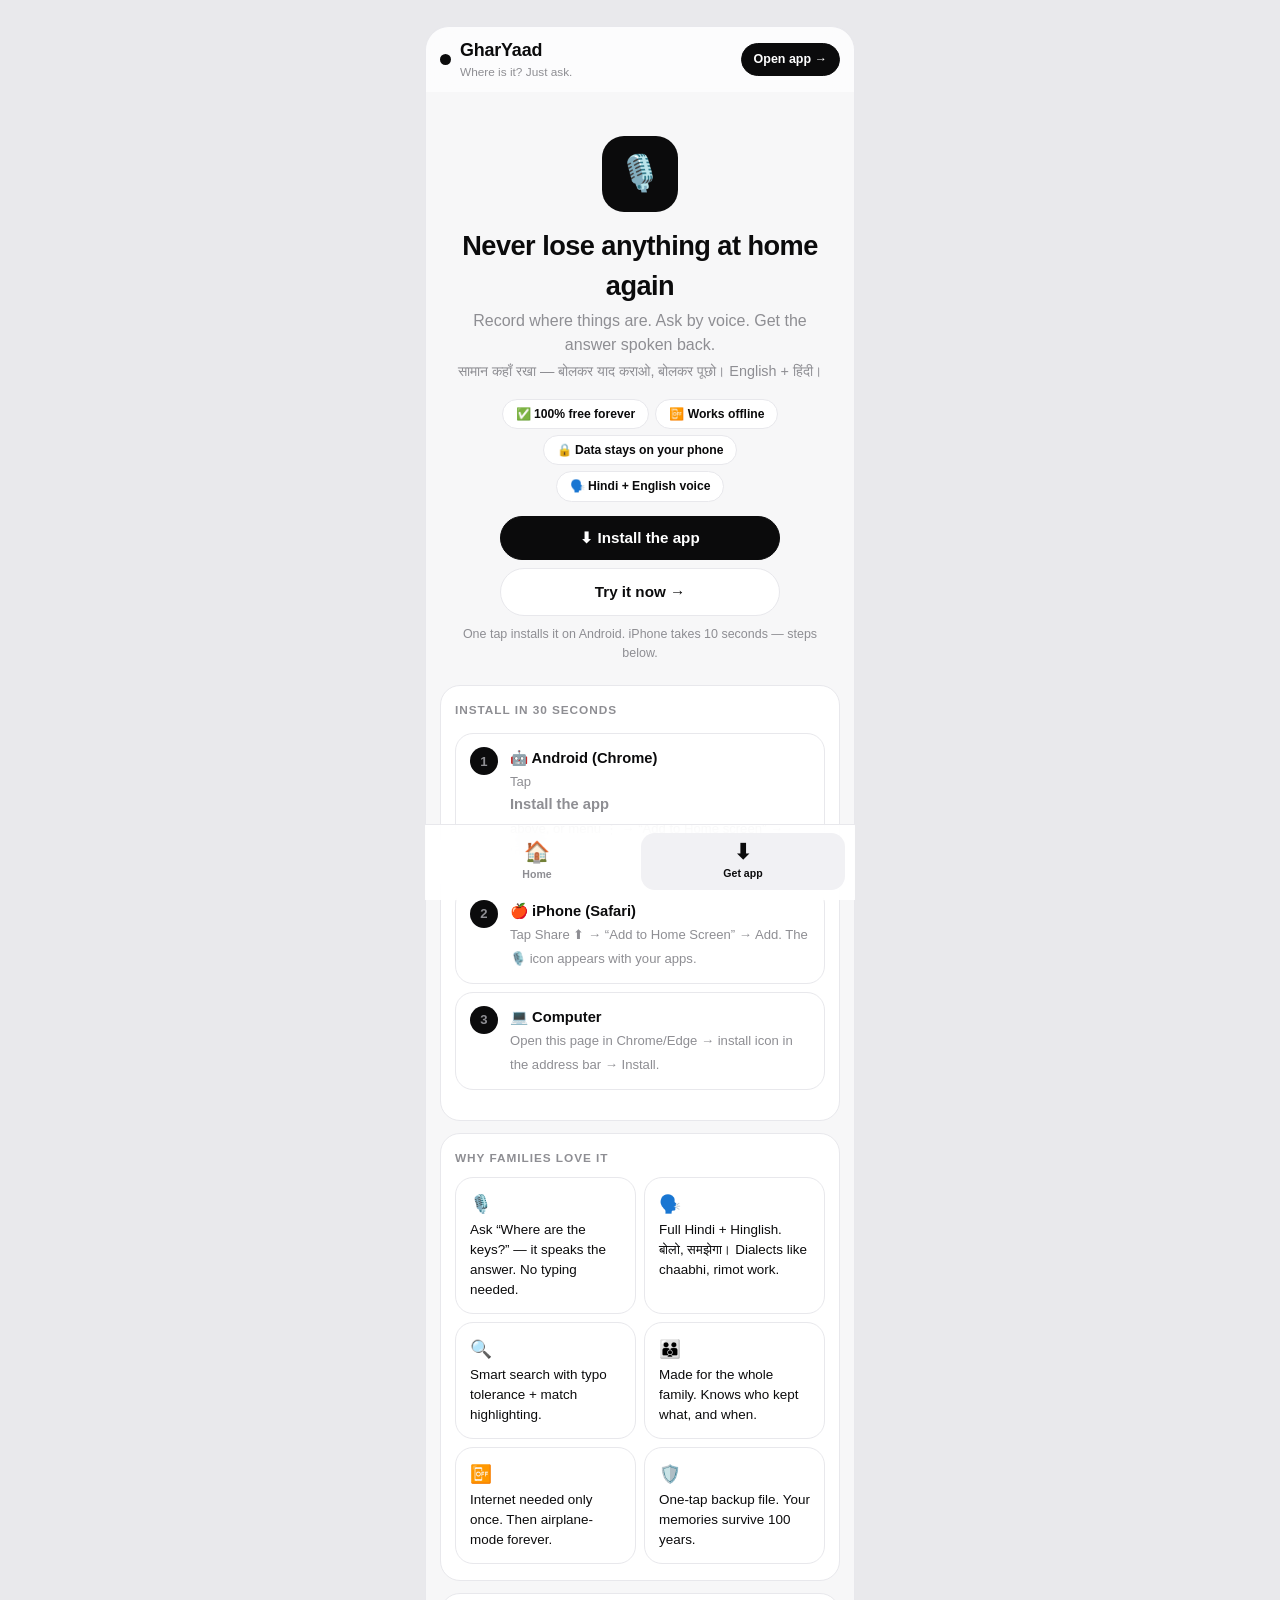
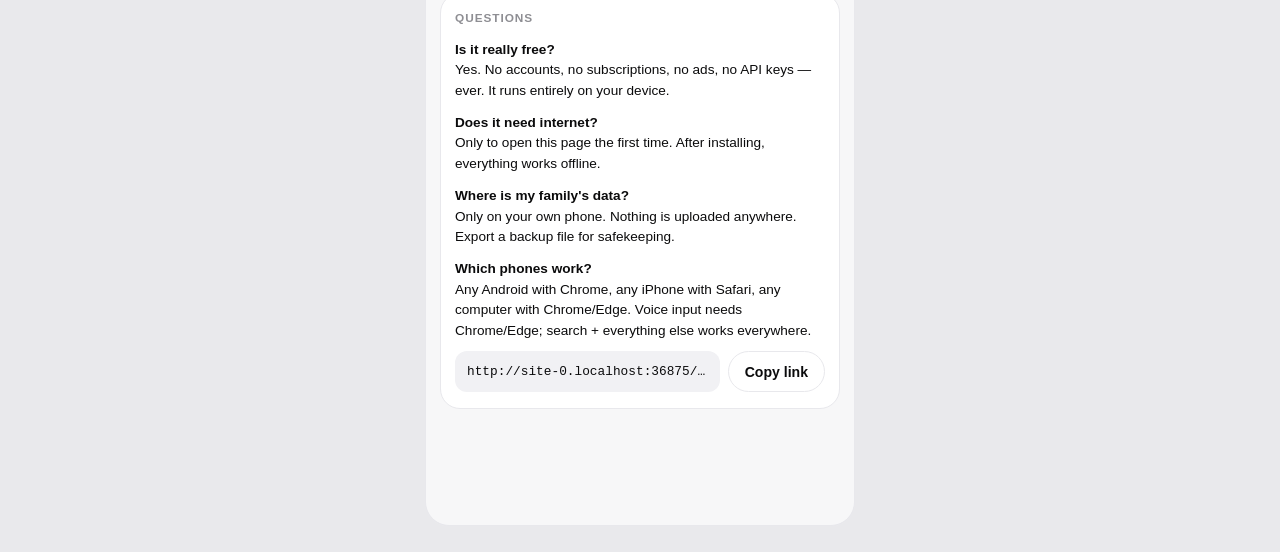
<file: index.html>
<!DOCTYPE html>
<html lang="en">
<head>
<meta charset="UTF-8">
<meta name="viewport" content="width=device-width, initial-scale=1.0, viewport-fit=cover">
<title>Get GharYaad — Free offline family memory app</title>
<meta name="description" content="Get GharYaad free. Works offline forever in English and Hindi. No accounts, no fees, no internet needed.">
<meta name="theme-color" content="#ffffff">
<link rel="manifest" href="manifest.webmanifest">
<link rel="icon" type="image/svg+xml" href="icons/favicon.svg">
<link rel="apple-touch-icon" href="icons/icon-192.svg">
<link rel="stylesheet" href="styles.css">
<style>
  .lp-hero{text-align:center;padding:38px 18px 10px}
  .lp-mark{width:76px;height:76px;border-radius:22px;background:#0b0b0c;display:inline-flex;align-items:center;justify-content:center;font-size:2.2rem;color:#fff}
  .lp-hero h1{font-size:1.7rem;margin:14px 0 2px;letter-spacing:-.02em}
  .lp-sub{color:var(--muted);margin:0 0 4px}
  .lp-sub-hi{color:var(--muted);font-size:.9rem;margin:0 0 16px}
  .lp-badges{display:flex;gap:6px;justify-content:center;flex-wrap:wrap;margin:14px 0 4px}
  .lp-badge{background:var(--card);border:1px solid var(--line);border-radius:999px;padding:5px 13px;font-size:.76rem;font-weight:600}
  .lp-cta{display:flex;gap:8px;justify-content:center;flex-wrap:wrap;margin-top:14px}
  .lp-steps{display:grid;gap:8px;margin:14px 0}
  .lp-step{display:flex;gap:12px;align-items:flex-start;background:var(--card);border:1px solid var(--line);border-radius:18px;padding:13px 14px}
  .lp-n{flex:0 0 28px;height:28px;border-radius:50%;background:var(--ink);color:#fff;display:flex;align-items:center;justify-content:center;font-weight:700;font-size:.85rem}
  .lp-step b{display:block;font-size:.92rem}
  .lp-step span{font-size:.82rem;color:var(--muted)}
  .lp-grid{display:grid;grid-template-columns:1fr 1fr;gap:8px}
  @media(max-width:380px){.lp-grid{grid-template-columns:1fr}}
  .lp-feat{background:var(--card);border:1px solid var(--line);border-radius:18px;padding:13px 14px;font-size:.84rem}
  .lp-feat b{display:block;font-size:1.1rem;margin-bottom:2px}
  .lp-faq{font-size:.85rem}
  .lp-faq p{margin:8px 0}
  .lp-faq b{display:block;margin-top:12px}
  .lp-url{display:flex;gap:8px;margin-top:10px}
  .lp-url code{flex:1;min-width:0;overflow:hidden;text-overflow:ellipsis;white-space:nowrap;background:var(--fill);border-radius:12px;padding:11px 12px;font-size:.8rem}
  @media(prefers-color-scheme:dark){.lp-mark{background:#f5f5f7}}
</style>
</head>
<body>
<header class="topbar">
  <div class="brand">
    <span class="brand-mark" aria-hidden="true">🏠🎙️</span>
    <div><h1>GharYaad</h1><p class="tagline">Where is it? Just ask.</p></div>
  </div>
  <div class="top-actions">
    <a class="btn small primary" href="./app.html" style="text-decoration:none">Open app →</a>
  </div>
</header>

<main class="wrap">
  <section class="lp-hero">
    <span class="lp-mark" aria-hidden="true">🎙️</span>
    <h1>Never lose anything at home again</h1>
    <p class="lp-sub">Record where things are. Ask by voice. Get the answer spoken back.</p>
    <p class="lp-sub-hi">सामान कहाँ रखा — बोलकर याद कराओ, बोलकर पूछो। English + हिंदी।</p>
    <div class="lp-badges">
      <span class="lp-badge">✅ 100% free forever</span>
      <span class="lp-badge">📴 Works offline</span>
      <span class="lp-badge">🔒 Data stays on your phone</span>
      <span class="lp-badge">🗣️ Hindi + English voice</span>
    </div>
    <div class="lp-cta">
      <button id="lpInstall" class="btn primary big" type="button" style="max-width:280px">⬇ Install the app</button>
      <a class="btn big" href="./app.html" style="text-decoration:none;max-width:280px">Try it now →</a>
    </div>
    <p class="hint" id="lpNote">One tap installs it on Android. iPhone takes 10 seconds — steps below.</p>
  </section>

  <section class="card">
    <h2>Install in 30 seconds</h2>
    <div class="lp-steps">
      <div class="lp-step"><span class="lp-n">1</span><div><b>🤖 Android (Chrome)</b><span>Tap <b>Install the app</b> above, or menu ⋮ → “Add to Home screen” → Install.</span></div></div>
      <div class="lp-step"><span class="lp-n">2</span><div><b>🍎 iPhone (Safari)</b><span>Tap Share ⬆ → “Add to Home Screen” → Add. The 🎙️ icon appears with your apps.</span></div></div>
      <div class="lp-step"><span class="lp-n">3</span><div><b>💻 Computer</b><span>Open this page in Chrome/Edge → install icon in the address bar → Install.</span></div></div>
    </div>
  </section>

  <section class="card">
    <h2>Why families love it</h2>
    <div class="lp-grid">
      <div class="lp-feat"><b>🎙️</b>Ask “Where are the keys?” — it speaks the answer. No typing needed.</div>
      <div class="lp-feat"><b>🗣️</b>Full Hindi + Hinglish. बोलो, समझेगा। Dialects like chaabhi, rimot work.</div>
      <div class="lp-feat"><b>🔍</b>Smart search with typo tolerance + match highlighting.</div>
      <div class="lp-feat"><b>👪</b>Made for the whole family. Knows who kept what, and when.</div>
      <div class="lp-feat"><b>📴</b>Internet needed only once. Then airplane-mode forever.</div>
      <div class="lp-feat"><b>🛡️</b>One-tap backup file. Your memories survive 100 years.</div>
    </div>
  </section>

  <section class="card lp-faq">
    <h2>Questions</h2>
    <p><b>Is it really free?</b>Yes. No accounts, no subscriptions, no ads, no API keys — ever. It runs entirely on your device.</p>
    <p><b>Does it need internet?</b>Only to open this page the first time. After installing, everything works offline.</p>
    <p><b>Where is my family's data?</b>Only on your own phone. Nothing is uploaded anywhere. Export a backup file for safekeeping.</p>
    <p><b>Which phones work?</b>Any Android with Chrome, any iPhone with Safari, any computer with Chrome/Edge. Voice input needs Chrome/Edge; search + everything else works everywhere.</p>
    <div class="lp-url">
      <code id="lpUrl">…</code>
      <button id="lpCopy" class="btn" type="button">Copy link</button>
    </div>
  </section>
</main>

<nav class="tabs" aria-label="Sections">
  <a class="tab" href="./app.html" style="text-decoration:none"><span class="tab-ic" aria-hidden="true">🏠</span><span class="tab-tx">Home</span></a>
  <button class="tab active" type="button"><span class="tab-ic" aria-hidden="true">⬇</span><span class="tab-tx">Get app</span></button>
</nav>

<div id="toast" class="toast hidden" role="status"></div>

<script>
(function () {
  var url = location.href;
  document.getElementById('lpUrl').textContent = url;
  document.getElementById('lpCopy').onclick = function () {
    var done = function () { toast('Link copied — send it to family 📋'); };
    if (navigator.clipboard && navigator.clipboard.writeText) navigator.clipboard.writeText(url).then(done, done);
    else { prompt('Copy this link:', url); }
  };
  function toast(msg) {
    var el = document.getElementById('toast');
    el.textContent = msg; el.classList.remove('hidden');
    clearTimeout(el._h); el._h = setTimeout(function () { el.classList.add('hidden'); }, 2600);
  }
  /* one-tap install where the browser allows it */
  var deferred = null, btn = document.getElementById('lpInstall'), note = document.getElementById('lpNote');
  window.addEventListener('beforeinstallprompt', function (e) {
    e.preventDefault(); deferred = e;
    btn.textContent = '⬇ Install GharYaad now';
    note.textContent = 'Ready! Tap the button to install — no app store needed.';
  });
  window.addEventListener('appinstalled', function () {
    btn.textContent = '✅ Installed! Open it from your home screen';
    note.textContent = 'Done. Find the 🎙️ icon on your home screen.';
  });
  btn.onclick = function () {
    if (deferred) { deferred.prompt(); deferred.userChoice.then(function () { deferred = null; }); }
    else {
      var ios = /iphone|ipad|ipod/i.test(navigator.userAgent);
      toast(ios ? 'iPhone: Share ⬆ → Add to Home Screen' : 'Menu ⋮ → Add to Home screen / Install');
      document.querySelector('.lp-steps').scrollIntoView({ behavior: 'smooth' });
    }
  };
  if ('serviceWorker' in navigator) {
    window.addEventListener('load', function () { navigator.serviceWorker.register('./sw.js').catch(function () {}); });
  }
})();
</script>
</body>
</html>
</file>
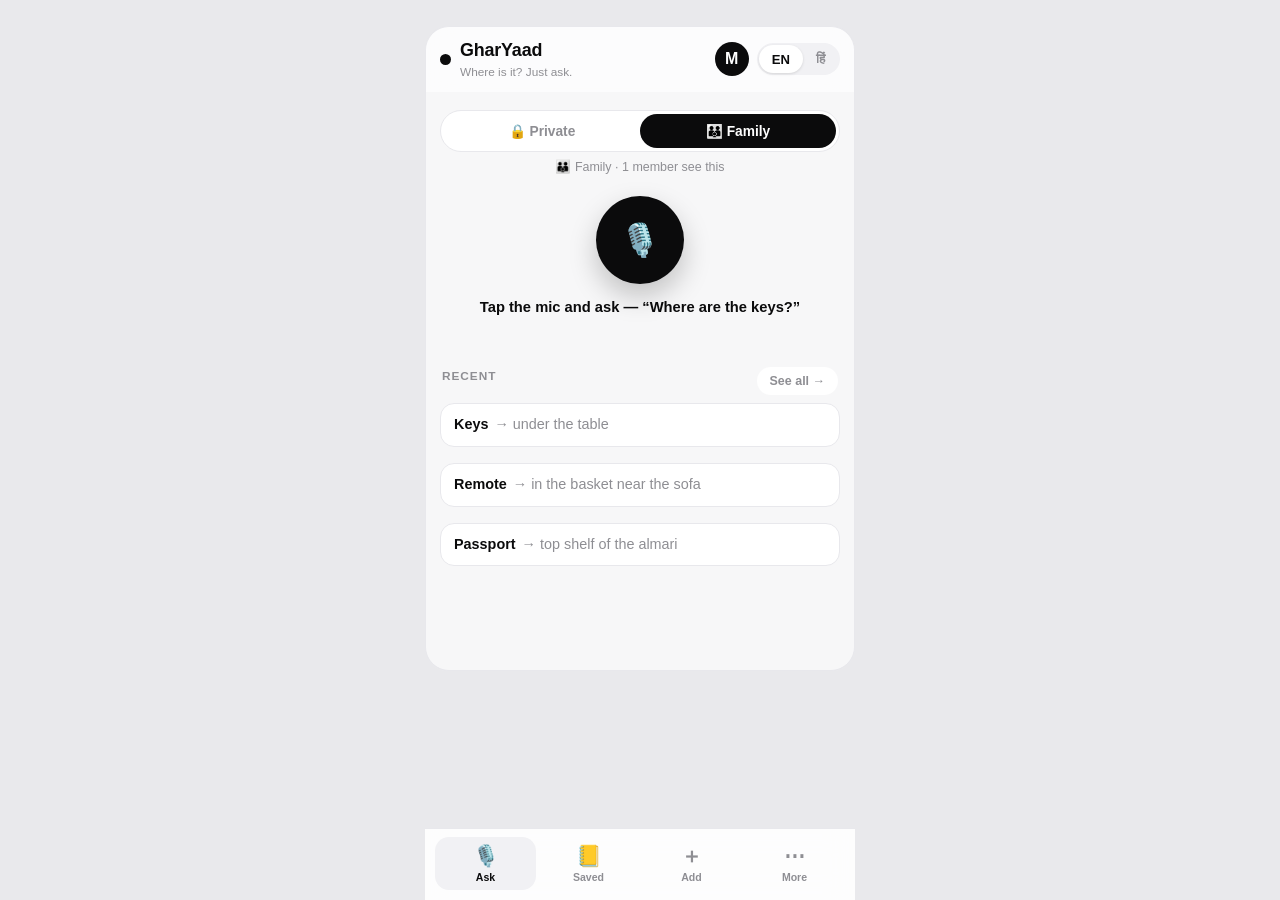
<file: app.html>
<!DOCTYPE html>
<html lang="en">
<head>
<meta charset="UTF-8">
<meta name="viewport" content="width=device-width, initial-scale=1.0, viewport-fit=cover">
<title>GharYaad — Family Memory Keeper</title>
<meta name="description" content="Offline family memory keeper. Record where things are, ask by voice in English or Hindi. No internet, no fees, works forever.">
<meta name="theme-color" content="#ffffff">
<link rel="manifest" href="manifest.webmanifest">
<link rel="icon" type="image/svg+xml" href="icons/favicon.svg">
<link rel="apple-touch-icon" href="icons/icon-192.svg">
<meta name="apple-mobile-web-app-capable" content="yes">
<meta name="apple-mobile-web-app-status-bar-style" content="default">
<meta name="apple-mobile-web-app-title" content="GharYaad">
<link rel="stylesheet" href="styles.css">
</head>
<body>
<header class="topbar">
  <div class="brand">
    <span class="brand-mark" aria-hidden="true">🏠🎙️</span>
    <div>
      <h1>GharYaad</h1>
      <p id="tagline" class="tagline">Where is it? Just ask.</p>
    </div>
  </div>
  <div class="top-actions">
    <button id="profileBtn" class="avatar" type="button" aria-label="Members">?</button>
    <div class="lang-toggle" role="group" aria-label="Language">
      <button id="langEn" class="lang-btn active" type="button">EN</button>
      <button id="langHi" class="lang-btn" type="button">हिं</button>
    </div>
  </div>
</header>

<main class="wrap">

  <!-- ASK -->
  <section id="screen-ask" class="screen active" aria-label="Ask">
    <div class="space-toggle" role="group" aria-label="Private or family">
      <button class="space-btn" type="button" data-space="private">🔒 <span data-i18n="private">Private</span></button>
      <button class="space-btn" type="button" data-space="family">👪 <span data-i18n="family">Family</span></button>
    </div>
    <p class="hint spaceHint"></p>
    <div class="hero" aria-label="Voice assistant">
      <button id="micBtn" class="mic" type="button" aria-label="Tap and ask where something is">
        <span class="mic-icon" aria-hidden="true">🎙️</span>
        <span class="mic-ring" aria-hidden="true"></span>
      </button>
      <p id="micState" class="mic-state" aria-live="polite" data-i18n="tapAsk">Tap the mic and ask — “Where are the keys?”</p>
      <p id="transcript" class="transcript" aria-live="polite"></p>
      <div id="answerCard" class="answer hidden" aria-live="polite">
        <p id="answerText" class="answer-text"></p>
        <p id="answerMeta" class="answer-meta"></p>
        <div class="answer-actions">
          <button id="speakAgainBtn" class="btn small" type="button">🔊 <span data-i18n="speakAgain">Speak again</span></button>
          <button id="stopSpeakBtn" class="btn small ghost" type="button">⏹ <span data-i18n="stop">Stop</span></button>
        </div>
      </div>
    </div>
    <div class="list-head">
      <h2 data-i18n="recentTitle">Recent</h2>
      <button id="browseBtn" class="btn small ghost" type="button" data-i18n="browseAll">See all →</button>
    </div>
    <div id="recentList" class="list"></div>
  </section>

  <!-- MEMORIES -->
  <section id="screen-mem" class="screen" aria-label="Memories">
    <div class="space-toggle" role="group" aria-label="Private or family">
      <button class="space-btn" type="button" data-space="private">🔒 <span data-i18n="private">Private</span></button>
      <button class="space-btn" type="button" data-space="family">👪 <span data-i18n="family">Family</span></button>
    </div>
    <p class="hint spaceHint"></p>
    <div class="card">
      <div class="row">
        <input id="searchInput" type="search" autocomplete="off" aria-label="Search memories"
          placeholder="Search — keys, चाबी, passport…  ( press / )">
        <button id="searchMicBtn" class="btn icon" type="button" aria-label="Voice search">🎤</button>
      </div>
      <div class="filters">
        <select id="roomFilter" aria-label="Filter by room"><option value="">🏠 All rooms</option></select>
        <select id="personFilter" aria-label="Filter by person"><option value="">👪 Everyone</option></select>
        <button id="favFilter" class="btn small ghost" type="button" aria-pressed="false">⭐</button>
        <select id="sortSel" aria-label="Sort">
          <option value="recent" data-i18n="sortRecent">Recent first</option>
          <option value="used" data-i18n="sortUsed">Most asked</option>
          <option value="az" data-i18n="sortAZ">A–Z</option>
        </select>
        <button id="clearFilters" class="btn small ghost" type="button" data-i18n="clear">Clear</button>
      </div>
      <div class="stats">
        <span>📦 <b id="statTotal">0</b> <span data-i18n="items">items</span></span>
        <span>🆕 <b id="statToday">0</b> <span data-i18n="today">today</span></span>
        <span>⭐ <b id="statFav">0</b> <span data-i18n="favs">favs</span></span>
      </div>
    </div>
    <div class="list-head">
      <h2 data-i18n="savedTitle">📒 Saved memories</h2>
      <div class="row">
        <button id="undoBtn" class="btn small hidden" type="button">↩ <span data-i18n="undo">Undo</span></button>
        <button id="clearAllBtn" class="btn small ghost danger" type="button" data-i18n="clearAll">Clear all</button>
      </div>
    </div>
    <div id="list" class="list"></div>
    <div id="emptyState" class="empty hidden">
      <p class="empty-big">🗝️</p>
      <p data-i18n="emptyMsg">Nothing here yet. Tap the mic or add your first memory above.</p>
    </div>
  </section>

  <!-- ADD -->
  <section id="screen-add" class="screen" aria-label="Add">
    <div class="card" aria-label="Quick record">
      <h2 data-i18n="quickRecord">⚡ Quick record (speak or type one sentence)</h2>
      <div class="row">
        <input id="quickInput" type="text" autocomplete="off"
          placeholder="e.g. Keys are under the table / चाबी मेज़ के नीचे है">
        <button id="quickMicBtn" class="btn icon" type="button" aria-label="Dictate sentence">🎤</button>
      </div>
      <div class="row end">
        <button id="quickAddBtn" class="btn primary big" type="button" data-i18n="saveMemory">Save ✓</button>
      </div>
      <p class="hint" data-i18n="quickHint">Tip: say “X is in Y” and we fill the form for you.</p>
    </div>
    <div class="card" aria-label="Add memory">
      <h2 data-i18n="addTitle">＋ Remember where something is</h2>
      <form id="addForm" autocomplete="off">
        <div class="grid2">
          <label><span data-i18n="fItem">Thing *</span>
            <span class="field"><input id="f_item" required maxlength="80" placeholder="keys / चाबी"><button class="btn icon mini" type="button" data-target="f_item" aria-label="Dictate thing">🎤</button></span>
          </label>
          <label><span data-i18n="fLoc">Kept where *</span>
            <span class="field"><input id="f_loc" required maxlength="140" placeholder="under the table / मेज़ के नीचे"><button class="btn icon mini" type="button" data-target="f_loc" aria-label="Dictate location">🎤</button></span>
          </label>
          <label><span data-i18n="fRoom">Room</span>
            <span class="field"><input id="f_room" maxlength="60" placeholder="living room / बैठक"><button class="btn icon mini" type="button" data-target="f_room" aria-label="Dictate room">🎤</button></span>
          </label>
          <label><span data-i18n="fPerson">Kept by</span>
            <span class="field"><input id="f_person" maxlength="60" placeholder="Papa / मम्मी"><button class="btn icon mini" type="button" data-target="f_person" aria-label="Dictate person">🎤</button></span>
          </label>
        </div>
        <div id="roomChips" class="chips" aria-label="Common rooms"></div>
        <label class="notes"><span data-i18n="fNotes">Note (optional)</span>
          <span class="field"><input id="f_notes" maxlength="200" placeholder="spare set, blue keychain…"><button class="btn icon mini" type="button" data-target="f_notes" aria-label="Dictate note">🎤</button></span>
        </label>
        <div class="row end">
          <button id="resetBtn" class="btn ghost" type="reset" data-i18n="reset">Reset</button>
          <button id="saveBtn" class="btn primary big" type="submit">💾 <span data-i18n="remember">Remember this</span></button>
        </div>
      </form>
    </div>
  </section>

  <!-- MORE -->
  <section id="screen-more" class="screen" aria-label="More">
    <div class="card" aria-label="Backup">
      <h2 data-i18n="backupTitle">🛡️ Forever backup (works for 100 years)</h2>
      <p class="hint" data-i18n="backupHint">Your data lives only on this device. Export a file to a pen-drive for safekeeping.</p>
      <div class="row wrap-btns">
        <button id="exportBtn" class="btn" type="button">📤 <span data-i18n="export">Export backup</span></button>
        <label class="btn file">📥 <span data-i18n="import">Import</span><input id="importFile" type="file" accept="application/json,.json" hidden></label>
        <button id="shareBtn" class="btn" type="button">🔗 <span data-i18n="share">Share list</span></button>
        <button id="csvBtn" class="btn" type="button">📊 <span data-i18n="exportCsv">CSV</span></button>
      </div>
      <div class="meter"><div id="storageMeter" class="meter-fill" style="width:0%"></div></div>
      <p class="hint"><span data-i18n="storage">Storage used</span>: <b id="storageText">–</b></p>
    </div>
    <div class="card" aria-label="Members">
      <h2 data-i18n="members">Members</h2>
      <div id="memberList" class="list"></div>
      <div class="row" style="margin-top:10px">
        <input id="newMember" type="text" maxlength="30" autocomplete="off" placeholder="Papa / Mummy / दोस्त…">
        <button id="addMemberBtn" class="btn primary" type="button" aria-label="Add member">＋</button>
      </div>
      <p class="hint" data-i18n="membersHint">Family sees everything saved in Family space. Private stays inside one profile only.</p>
    </div>
    <div class="card" aria-label="App">
      <h2 data-i18n="appTitle">App</h2>
      <div class="row wrap-btns">
        <button id="installBtn" class="btn small hidden" type="button">⬇ <span data-i18n="install">Install</span></button>
        <button id="helpBtn" class="btn small" type="button" data-i18n="helpBtn">How to use 🙏</button>
        <a class="btn small" href="./index.html" style="text-decoration:none">🌐 <span data-i18n="getApp">Get the app</span></a>
      </div>
      <p class="hint">GharYaad v1.2 · 100% offline · no accounts · no fees · <span data-i18n="madeFor">made for family</span> ❤️</p>
    </div>
  </section>

</main>

<nav class="tabs" aria-label="Sections">
  <button class="tab active" type="button" data-tab="ask" aria-label="Ask"><span class="tab-ic" aria-hidden="true">🎙️</span><span class="tab-tx">Ask</span></button>
  <button class="tab" type="button" data-tab="mem" aria-label="Memories"><span class="tab-ic" aria-hidden="true">📒</span><span class="tab-tx">Saved</span></button>
  <button class="tab" type="button" data-tab="add" aria-label="Add"><span class="tab-ic" aria-hidden="true">＋</span><span class="tab-tx">Add</span></button>
  <button class="tab" type="button" data-tab="more" aria-label="More"><span class="tab-ic" aria-hidden="true">⋯</span><span class="tab-tx">More</span></button>
</nav>

<dialog id="helpDialog" class="help">
  <h2 data-i18n="helpTitle">How to use 🙏</h2>
  <div id="helpBody"></div>
  <button id="closeHelp" class="btn primary" type="button" data-i18n="gotIt">Got it!</button>
</dialog>

<dialog id="pinDialog" class="help">
  <h2 data-i18n="enterPin">Enter PIN</h2>
  <p id="pinWho" class="hint"></p>
  <div class="row">
    <input id="pinInput" type="password" inputmode="numeric" maxlength="12" autocomplete="off" aria-label="PIN">
  </div>
  <div class="row end">
    <button id="pinCancel" class="btn ghost" type="button">✕</button>
    <button id="pinOk" class="btn primary" type="button">OK ✓</button>
  </div>
</dialog>

<div id="toast" class="toast hidden" role="status"></div>

<script src="app.js"></script>
</body>
</html>
</file>
<file: styles.css>
/* GharYaad — minimal sleek mobile theme. Flat, monochrome, thumb-first. */
:root{
  --ink:#0b0b0c; --muted:#8e8e93; --bg:#f7f7f8; --card:#ffffff;
  --line:#e8e8ec; --fill:#f1f1f4; --accent:#0b0b0c; --danger:#d92d20;
  --radius:20px; --tap:transparent;
}
*{box-sizing:border-box;-webkit-tap-highlight-color:var(--tap)}
html{-webkit-text-size-adjust:100%}
body{
  margin:0;background:#e9e9ec;color:var(--ink);line-height:1.5;
  font-family:-apple-system,BlinkMacSystemFont,"SF Pro Text","Segoe UI",Roboto,"Noto Sans","Nirmala UI",Arial,sans-serif;
  touch-action:manipulation;
}
/* phone column */
.topbar,.wrap,.footer{max-width:430px;margin-left:auto;margin-right:auto}
body{background:#e9e9ec}
.wrap{background:var(--bg);padding:6px 14px calc(104px + env(safe-area-inset-bottom));min-height:100vh;min-height:100dvh}
h1{font-size:1.12rem;margin:0;font-weight:700;letter-spacing:-.01em}
h2{font-size:.74rem;margin:0 0 10px;font-weight:700;letter-spacing:.08em;text-transform:uppercase;color:var(--muted)}
/* slim app bar */
.topbar{
  position:sticky;top:0;z-index:20;display:flex;justify-content:space-between;align-items:center;gap:8px;
  padding:calc(10px + env(safe-area-inset-top)) 14px 10px;
  background:rgba(255,255,255,.86);backdrop-filter:blur(14px);-webkit-backdrop-filter:blur(14px);
  border-bottom:1px solid var(--line);
}
.brand{display:flex;gap:9px;align-items:center}
.brand-mark{font-size:0;line-height:0}
.brand-mark::after{content:"";display:inline-block;width:11px;height:11px;border-radius:50%;background:var(--ink)}
.tagline{margin:0;color:var(--muted);font-size:.74rem}
.top-actions{display:flex;gap:8px;align-items:center}
/* segmented language control */
.lang-toggle{display:flex;background:var(--fill);border-radius:999px;padding:2px}
.lang-btn{border:0;background:transparent;padding:6px 13px;font-weight:600;cursor:pointer;color:var(--muted);font-size:.82rem;border-radius:999px}
.lang-btn.active{background:var(--card);color:var(--ink);box-shadow:0 1px 3px rgba(0,0,0,.12)}
/* buttons — quiet, pill */
.btn{
  border:1px solid var(--line);background:var(--card);color:var(--ink);
  border-radius:999px;padding:9px 16px;font-weight:600;cursor:pointer;font-size:.88rem;
}
.btn:active{transform:scale(.97);background:var(--fill)}
.btn.primary{background:var(--ink);border-color:var(--ink);color:#fff}
.btn.ghost{border-color:transparent;color:var(--muted)}
.btn.small{padding:6px 12px;font-size:.78rem}
.btn.big{font-size:.95rem;padding:12px 22px;width:100%}
.btn.icon{padding:9px 12px;border-radius:16px}
.btn.mini{padding:7px 10px;border-radius:12px;background:var(--fill);border-color:transparent}
.btn.danger{color:var(--danger)}
.btn.file{cursor:pointer;display:inline-block}
.hidden{display:none!important}
/* flat cards */
.card{background:var(--card);border:1px solid var(--line);border-radius:var(--radius);padding:16px 14px;margin:12px 0}
/* hero — compact */
.hero{text-align:center;padding:20px 10px 4px}
.mic{
  position:relative;width:88px;height:88px;border-radius:50%;border:0;cursor:pointer;
  background:var(--ink);color:#fff;font-size:2rem;
  box-shadow:0 12px 28px rgba(0,0,0,.22);
}
.mic:active{transform:scale(.95)}
.mic.listening{animation:pulse 1.4s infinite}
.mic-ring{position:absolute;inset:-6px;border-radius:50%;border:2px solid var(--ink);opacity:0;pointer-events:none}
.mic.listening .mic-ring{animation:ring 1.4s ease-out infinite}
@keyframes pulse{0%,100%{box-shadow:0 12px 28px rgba(0,0,0,.22)}50%{box-shadow:0 12px 40px rgba(0,0,0,.38)}}
@keyframes ring{from{transform:scale(.92);opacity:.5}to{transform:scale(1.22);opacity:0}}
.mic-state{font-weight:600;margin:12px 0 2px;min-height:1.5em;font-size:.92rem}
.transcript{color:var(--muted);font-size:.85rem;min-height:1.4em;margin:0 0 4px}
/* answer — inverted for focus */
.answer{background:var(--ink);color:#fff;border-radius:var(--radius);padding:14px;margin:10px auto;max-width:400px;text-align:left}
.answer-text{font-size:1.02rem;font-weight:600;margin:0 0 4px;letter-spacing:-.01em}
.answer-meta{color:#b9b9c0;font-size:.8rem;margin:0 0 10px}
.answer-actions{display:flex;gap:8px;flex-wrap:wrap}
.answer-actions .btn{background:transparent;border-color:#3a3a3e;color:#fff}
.answer-actions .btn.ghost{color:#b9b9c0}
/* inputs — filled, borderless */
.row{display:flex;gap:8px}.row.end{margin-top:12px}.wrap-btns{flex-wrap:wrap}
input[type=text],input[type=search],select{
  flex:1;min-width:0;border:0;border-radius:14px;padding:12px 14px;font-size:.95rem;
  background:var(--fill);color:var(--ink);font-family:inherit;
}
input:focus,select:focus,.btn:focus,.mic:focus{outline:2px solid var(--ink);outline-offset:2px}
input::placeholder{color:#b0b0b6}
.hint{color:var(--muted);font-size:.78rem;margin:.55rem 0 0}
.filters{display:flex;gap:8px;margin-top:10px;flex-wrap:nowrap;overflow-x:auto;padding-bottom:2px;scrollbar-width:none}
.filters::-webkit-scrollbar{display:none}
.filters select{flex:0 0 auto}
.filters .btn{flex:0 0 auto}
.filters select{flex:1;min-width:100px;font-size:.82rem;padding:9px 10px}
.stats{display:flex;gap:14px;margin-top:10px;color:var(--muted);font-size:.8rem;flex-wrap:wrap}
.stats b{color:var(--ink)}
.grid2{display:grid;grid-template-columns:1fr 1fr;gap:10px}
@media(max-width:380px){.grid2{grid-template-columns:1fr}}
label{font-size:.8rem;font-weight:600;display:block}
.field{display:flex;gap:6px;margin-top:5px}.field input{flex:1}
.notes{margin-top:10px}
.chips{display:flex;gap:6px;flex-wrap:wrap;margin-top:10px}
.chip{border:0;background:var(--fill);border-radius:999px;padding:7px 14px;font-size:.8rem;cursor:pointer;font-weight:500}
.chip:active{background:#e2e2e7}
/* list — flat rows */
.list-head{display:flex;justify-content:space-between;align-items:center;margin:20px 2px 8px}
.list{display:grid;gap:8px}
.mem{background:var(--card);border:1px solid var(--line);border-radius:18px;padding:13px 14px}
.mem-top{display:flex;justify-content:space-between;gap:10px;align-items:flex-start}
.mem-item{font-size:1rem;font-weight:700;margin:0;letter-spacing:-.01em;text-transform:capitalize}
.mem-loc{margin:3px 0 0;font-size:.9rem;color:var(--muted)}
.mem-loc b{color:var(--ink);font-weight:600}
mark{background:#ffe58a;color:inherit;border-radius:4px;padding:0 1px}
@media(prefers-color-scheme:dark){mark{background:#6b5300;color:#fff}}
.mem-tags{display:flex;gap:6px;flex-wrap:wrap;margin-top:8px}
.tag{font-size:.74rem;color:var(--muted)}
.tag + .tag::before{content:"· ";color:#c9c9cf}
.mem-actions{display:flex;gap:2px;flex-shrink:0}
.iconbtn{border:0;background:transparent;border-radius:10px;padding:7px 8px;cursor:pointer;font-size:1rem;opacity:.75}
.iconbtn:active{opacity:1;background:var(--fill)}
.iconbtn.on{opacity:1}
.empty{text-align:center;color:var(--muted);padding:30px 10px}.empty-big{font-size:2.6rem;margin:0;opacity:.5}
/* footer / backup */
.foot{margin-top:12px}
.meter{height:5px;background:var(--fill);border-radius:999px;overflow:hidden;margin-top:10px}
.meter-fill{height:100%;background:var(--ink);border-radius:999px;transition:width .4s}
.footer{background:var(--bg);text-align:center;color:var(--muted);font-size:.72rem;padding:14px 14px calc(16px + env(safe-area-inset-bottom))}
/* help + toast */
.help{border:0;border-radius:24px;max-width:360px;padding:22px 20px;font-size:.9rem}
.help::backdrop{background:rgba(0,0,0,.35)}
.help ol{padding-left:20px;margin:10px 0 16px}.help li{margin:7px 0}
.help .btn.primary{width:100%}
.toast{
  position:fixed;left:50%;bottom:calc(24px + env(safe-area-inset-bottom));transform:translateX(-50%);
  background:var(--ink);color:#fff;padding:10px 20px;border-radius:999px;font-size:.84rem;font-weight:500;
  box-shadow:0 8px 24px rgba(0,0,0,.28);z-index:50;max-width:86vw;text-align:center;
}
/* desktop: float the phone */
@media(min-width:520px){
  body{padding:26px 12px}
  .topbar{border-radius:24px 24px 0 0;border:1px solid var(--line);border-bottom:0}
  .wrap{border-radius:0 0 24px 24px;border:1px solid var(--line);border-top:0;min-height:0}
  .footer{background:transparent}
}
/* dark */
@media(prefers-color-scheme:dark){
  :root{--ink:#f5f5f7;--muted:#9a9aa0;--bg:#0d0d0f;--card:#17171a;--line:#26262b;--fill:#1e1e22;--accent:#f5f5f7}
  body{background:#000}
  .topbar{background:rgba(23,23,26,.86)}
  .lang-btn.active{background:#333338;color:#fff;box-shadow:none}
  .btn{background:var(--card)}
  .btn.primary{background:#f5f5f7;border-color:#f5f5f7;color:#0b0b0c}
  .mic{background:#f5f5f7;box-shadow:0 12px 28px rgba(0,0,0,.6)}
  .mic-ring{border-color:#f5f5f7}
  .answer{background:#1e1e22}
  .answer-actions .btn{border-color:#3a3a40}
  input:focus,select:focus,.btn:focus,.mic:focus{outline-color:#f5f5f7}
  @media(min-width:520px){body{background:#000}}
}
/* screens — one at a time */
.screen{display:none}
.screen.active{display:block;animation:fade .22s ease}
@keyframes fade{from{opacity:0;transform:translateY(6px)}to{opacity:1;transform:none}}
/* recent strip */
.rec{display:flex;gap:6px;align-items:baseline;background:var(--card);border:1px solid var(--line);border-radius:14px;padding:10px 13px;font-size:.9rem;cursor:pointer}
.rec span{color:var(--muted);white-space:nowrap;overflow:hidden;text-overflow:ellipsis}
.rec + .rec{margin-top:8px}
/* bottom tab bar */
.tabs{
  position:fixed;left:50%;transform:translateX(-50%);bottom:0;width:100%;max-width:430px;z-index:30;
  display:flex;gap:2px;padding:8px 10px calc(10px + env(safe-area-inset-bottom));
  background:rgba(255,255,255,.9);backdrop-filter:blur(14px);-webkit-backdrop-filter:blur(14px);
  border-top:1px solid var(--line);
}
.tab{flex:1;border:0;background:transparent;cursor:pointer;display:flex;flex-direction:column;align-items:center;gap:2px;padding:7px 4px;border-radius:14px;color:var(--muted);font-size:.66rem;font-weight:600;font-family:inherit}
.tab-ic{font-size:1.3rem;line-height:1.2}
.tab.active{color:var(--ink);background:var(--fill)}
/* private/family quick toggle */
.space-toggle{display:flex;background:var(--card);border:1px solid var(--line);border-radius:999px;padding:3px;margin-top:12px}
.space-btn{flex:1;border:0;background:transparent;cursor:pointer;padding:9px 6px;font-weight:700;font-size:.86rem;color:var(--muted);border-radius:999px;font-family:inherit}
.space-btn.active{background:var(--ink);color:#fff}
.spaceHint{text-align:center;margin-top:6px}
.avatar{width:34px;height:34px;border-radius:50%;border:0;background:var(--ink);color:#fff;font-weight:800;font-size:1rem;cursor:pointer}
/* members */
.memb{display:flex;gap:10px;align-items:center;background:var(--card);border:1px solid var(--line);border-radius:14px;padding:9px 12px}
.memb + .memb{margin-top:8px}
.memb-name{flex:1;font-weight:600;font-size:.9rem;min-width:0;overflow:hidden;text-overflow:ellipsis;white-space:nowrap}
@media(prefers-color-scheme:dark){.space-btn.active{background:#f5f5f7;color:#0b0b0c}.avatar{background:#f5f5f7;color:#0b0b0c}}
@media(prefers-color-scheme:dark){.tabs{background:rgba(23,23,26,.9)}}
@media(prefers-reduced-motion:reduce){.screen.active{animation:none}}
@media print{.topbar,.hero,.card.foot,.mem-actions,.filters{display:none}.mem{break-inside:avoid}}
@media(prefers-reduced-motion:reduce){.mic.listening,.mic-ring{animation:none}}
</file>
